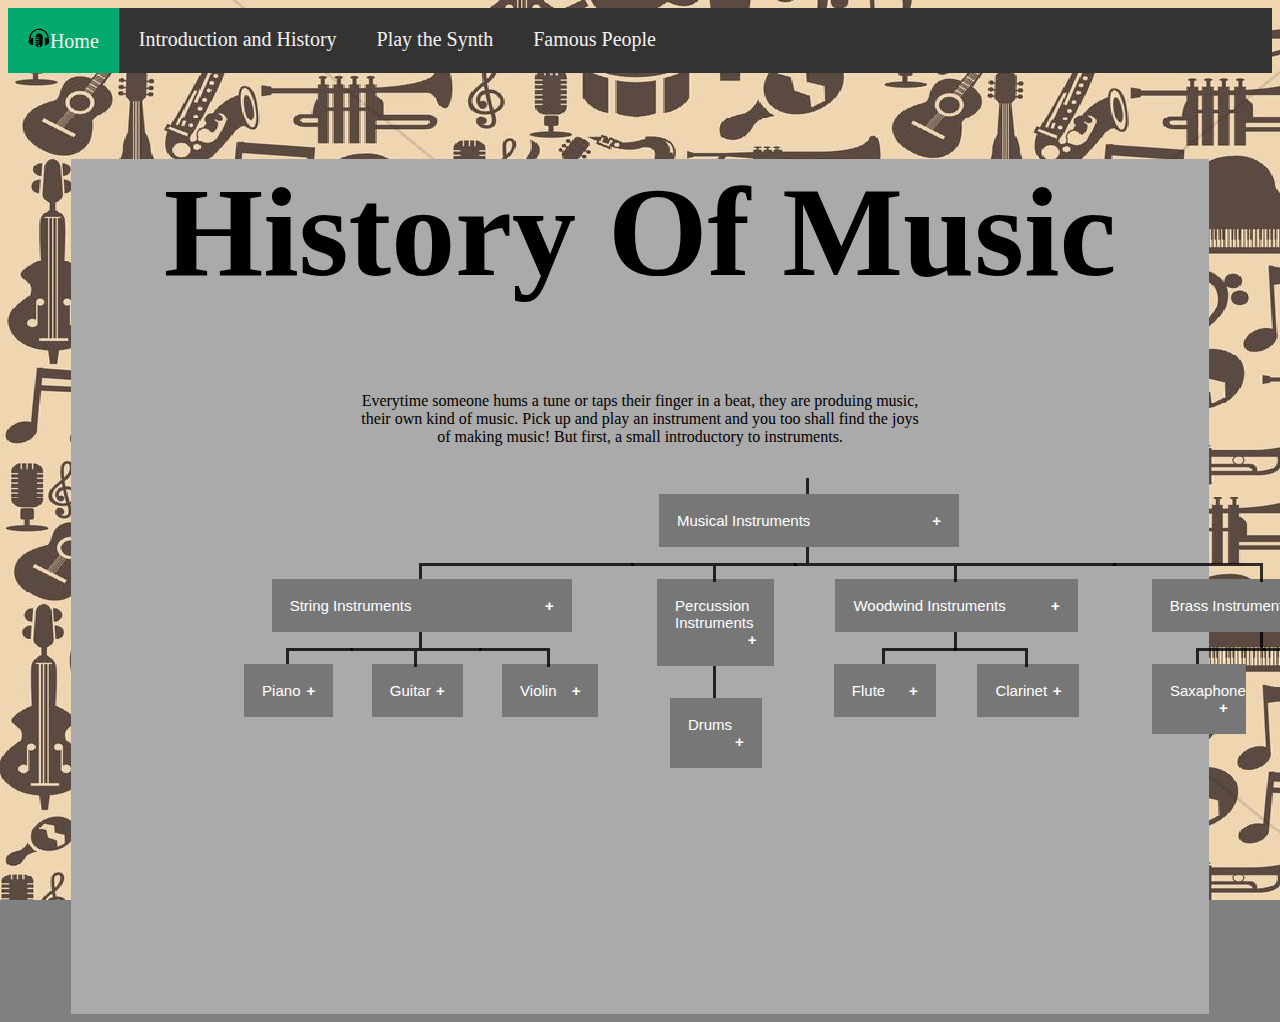
<file: index.html>
<!DOCTYPE html>
<html lang="en">

<head>
    <title>Home Page</title>
    <meta charset="utf-8">
    <meta name="viewport" content="width=device-width, initial-scale=1">
    <script src="JS/script.js" defer></script>
    <link rel="stylesheet" href="CSS/StyleSheet.css">

    <!-- background -->
</head>

<body>
    <!-- nav bar here -->
    <div class="topnav" id="myTopnav">
        <a href="index.html" class="active">
            <img src="Assets/Image/Logo.png" alt="Logo" style="height: 20px">Home
        </a>
        <a href="history.html">Introduction and History</a>
        <a href="synth.html">Play the Synth</a>
        <a href="people.html">Famous People</a>
        <a href="javascript:void(0);" class="icon" onclick="ShowTopNav()">&#9834;</a>
    </div>

    <!-- banner and introduction -->

    <div class="textbox">
        <h1 style="text-align: center; font-size: 8em;">History Of Music</h1>
        <p style="text-align: center; width: 50%; margin: auto;">
            Everytime someone hums a tune or taps their finger in a beat, they are produing music, their own kind of
            music. Pick up and play an instrument and you too shall find the joys of making music! But first, a small
            introductory to instruments.
        </p>

        <div class="tree-diagram">
            <ul>
                <li>
                    <!-- First Node -->
                    <button class="collapsible">Musical Instruments</button>
                    <div class="collapsecontent">
                        <p><a href="https://en.wikipedia.org/wiki/Musical_instrument" target="_blank">Musical
                                Instruments</a> are instruments made to produce tones by vibrating the air. Used in
                            rituals
                            to signals, cultures began developing compositions and performances of melodies for
                            entertainment. There are 4 main branches of musical instruments: String, Percussion,
                            Woodwind,
                            Brass.
                        </p>
                    </div>

                    <ul>
                        <li>
                            <!-- string instruments -->
                            <button class="collapsible">String Instruments</button>
                            <div class="collapsecontent">
                                <p><a href="https://en.wikipedia.org/wiki/String_instrument" target="_blank">String
                                        Instruments</a> produce sound from vibrating string when a performer plucks,
                                    strums,
                                    hit or rubs the string. Famous examples include harps(plucking), guitars(strumming),
                                    piano(hitting) and violin(rubbing). There are 4 main categories of string
                                    instruments:
                                    zithers, lutes, lyres and harps.
                                </p>
                            </div>

                            <!-- Sub items -->
                            <ul>
                                <li>
                                    <button class="collapsible">Piano</button>
                                    <div class="collapsecontent">
                                        <p>The <a href="https://en.wikipedia.org/wiki/Piano" target="_blank">Piano</a>
                                            is a
                                            stringed keyboard instrument in which the strings are struk by wooden
                                            hammers.
                                            Pressing the keys on the keyboard strikes a hammer upon the strings. It was
                                            invented in Italy by <a
                                                href="https://en.wikipedia.org/wiki/Bartolomeo_Cristofori"
                                                target="_blank">Bartolomeo Cristofori</a> in the 1700s.
                                        </p>
                                    </div>
                                </li>
                                <li>
                                    <button class="collapsible">Guitar</button>
                                    <div class="collapsecontent">
                                        <p>The <a href="https://en.wikipedia.org/wiki/Piano" target="_blank">Guitar</a>
                                            is a
                                            fretted musical instrument that has 6 strings. Strumming or plucking the
                                            strings
                                            will vibrate the air around the strings, leading into a hollow within the
                                            instrument's wooden body. The hollow acts as a resonant amplifier to project
                                            the
                                            tone further. Pressing against the frets will change the tension of the
                                            string,
                                            thus changing the pitch. Use of strumming increases the number of unique
                                            chords
                                            available.
                                        </p>
                                    </div>
                                </li>
                                <li>
                                    <button class="collapsible">Violin</button>
                                    <div class="collapsecontent">
                                        <p>The <a href="https://en.wikipedia.org/wiki/Piano" target="_blank">Violin</a>
                                            was
                                            used to be known as the "fiddle", usually accompanied with a bow to rub the
                                            string with. The bow's strings are coated with rosin, a specific like of
                                            resin,
                                            or tree sap. It increases the friction between bow and string, ths properly
                                            producing sound when played.
                                        </p>
                                    </div>
                                </li>
                            </ul>
                        </li>
                        <li>
                            <!-- percussion instruments -->
                            <button class="collapsible">Percussion Instruments</button>
                            <div class="collapsecontent">
                                <p><a href="https://en.wikipedia.org/wiki/Percussion_instrument"
                                        target="_blank">Percussion
                                        Instruments</a> are played via striking, scraping or rubbing. It is believed to
                                    be
                                    one of the oldest musical family, apart from human voices. Apart from physical
                                    instruments, body percussion can also be used via percussive techniques on certain
                                    parts
                                    of the human body. Percussion instruments are most commonly divided into 2 classes:
                                    <a href="https://en.wikipedia.org/wiki/Pitched_percussion_instrument"
                                        target="_blank">pitched percussion</a> instruments or <a
                                        href="https://en.wikipedia.org/wiki/Unpitched_percussion_instrument"
                                        target="_blank">unpitched percussion</a> instruments.
                                </p>
                            </div>

                            <!-- Sub items -->
                            <ul>
                                <li>
                                    <button class="collapsible">Drums</button>
                                    <div class="collapsecontent">
                                        <p><a href="https://en.wikipedia.org/wiki/Drum" target="_blank">Drums</a>
                                            consist of
                                            at least 1 membrane stretched over a shell and struck, either with hands or
                                            a
                                            mallet. The skin vibrates quickly due to the tension, resulting in echoes
                                            within
                                            the shell. This makes the drum both easy to produce, as well as a louder
                                            sound
                                            with less complexity. This is one of the reasons why drums are the world's
                                            oldest and most ubiquitous musical instruments, and the basic design has
                                            remained virtually unchanged for thousands of years.
                                        </p>
                                    </div>

                                </li>
                            </ul>
                        </li>
                        <li>
                            <!-- woodwind instruments -->
                            <button class="collapsible">Woodwind Instruments</button>
                            <div class="collapsecontent">
                                <p><a href="https://en.wikipedia.org/wiki/Woodwind_instrument" target="_blank">Woodwind
                                        Instruments</a> emcompasses the general wind instruments, inclusive of the
                                    flutes and reed instruments. Despite the name, a woodwind can be made from a variety
                                    of materials, not just wood. Common exmaples such as gold, platinum, brass or silver
                                    are also used.
                                </p>
                            </div>

                            <!-- Sub items -->
                            <ul>
                                <li>
                                    <button class="collapsible">Flute</button>
                                    <div class="collapsecontent">
                                        <p>The <a href="https://en.wikipedia.org/wiki/Flute" target="_blank">flute</a>
                                            is a family of classical music instrument. It is played by blowing into its
                                            mouth piece, then pressing systematically on open holes, as to block off
                                            valves. This forces the air to travel through specific holes, thus making
                                            tones. It does not have a reed and thus is considered easier to learn.
                                            Nearly every major country has its own version of the flute, most likely due
                                            to how easy it is to make.
                                        </p>
                                    </div>
                                </li>
                                <li>
                                    <button class="collapsible">Clarinet</button>
                                    <div class="collapsecontent">
                                        <p>The <a href="https://en.wikipedia.org/wiki/Woodwind_instrument"
                                                target="_blank">clarinet</a> is a type of single-reed woodwind
                                            instrument. Blowing into the mouthpiece directs air through a reed,
                                            vibrating it. Further improvements have been made to include valves and
                                            pistons, directing air to specific areas, thus changing the harmonics.
                                        </p>
                                    </div>
                                </li>
                            </ul>
                        </li>
                        <li>
                            <!-- brass instruments -->
                            <button class="collapsible">Brass Instruments</button>
                            <div class="collapsecontent">
                                <p><a href="https://en.wikipedia.org/wiki/Musical_instrument" target="_blank">Brass
                                        Instruments</a> are a subset of wind instruments, usually made of brass for its
                                    cheap, yet acoustic properties. By removing the reed and flute portion of the
                                    mechanics, players are required to resonate with the instrument via their lips,
                                    called:"Sympathetic vibration of air in a tubular resonator". A variety of slides,
                                    valves, crooks and keys are used to change vibratory length of tubing, changing the
                                    harmonics of the instrument. Skilled players are able to forgo most steps, and rely
                                    on lip tension and air flow to select specific tones with the same settings.
                                </p>
                            </div>

                            <!-- Sub items -->
                            <ul>
                                <li>
                                    <button class="collapsible">Saxaphone</button>
                                    <div class="collapsecontent">
                                        <p>The <a href="https://en.wikipedia.org/wiki/Saxophone"
                                                target="_blank">saxaphone</a> is basically the same as the clarinet,
                                            except for the larger size and complexity of the components, resulting in a
                                            richer and more dynamic sound, albeit requiring more skill.
                                        </p>
                                    </div>
                                </li>
                                <li>
                                    <button class="collapsible">Trumpet</button>
                                    <div class="collapsecontent">
                                        <p>The <a href="https://en.wikipedia.org/wiki/Trumpet"
                                                target="_blank">trumpet</a> was historically used as signalling devices
                                            during battle or hunts, being able to signal 3 keys and thus 7 unique tones
                                            over long distances. Playing the trumpet involves blowing into the
                                            mouthpiece and then pressing keys. It has been popularized in orchestras,
                                            bands and the jazz and pop genres.
                                        </p>
                                    </div>
                                </li>
                            </ul>
                        </li>
                    </ul>

                </li>


            </ul>

        </div>
    </div>

</body>


</html>
</file>
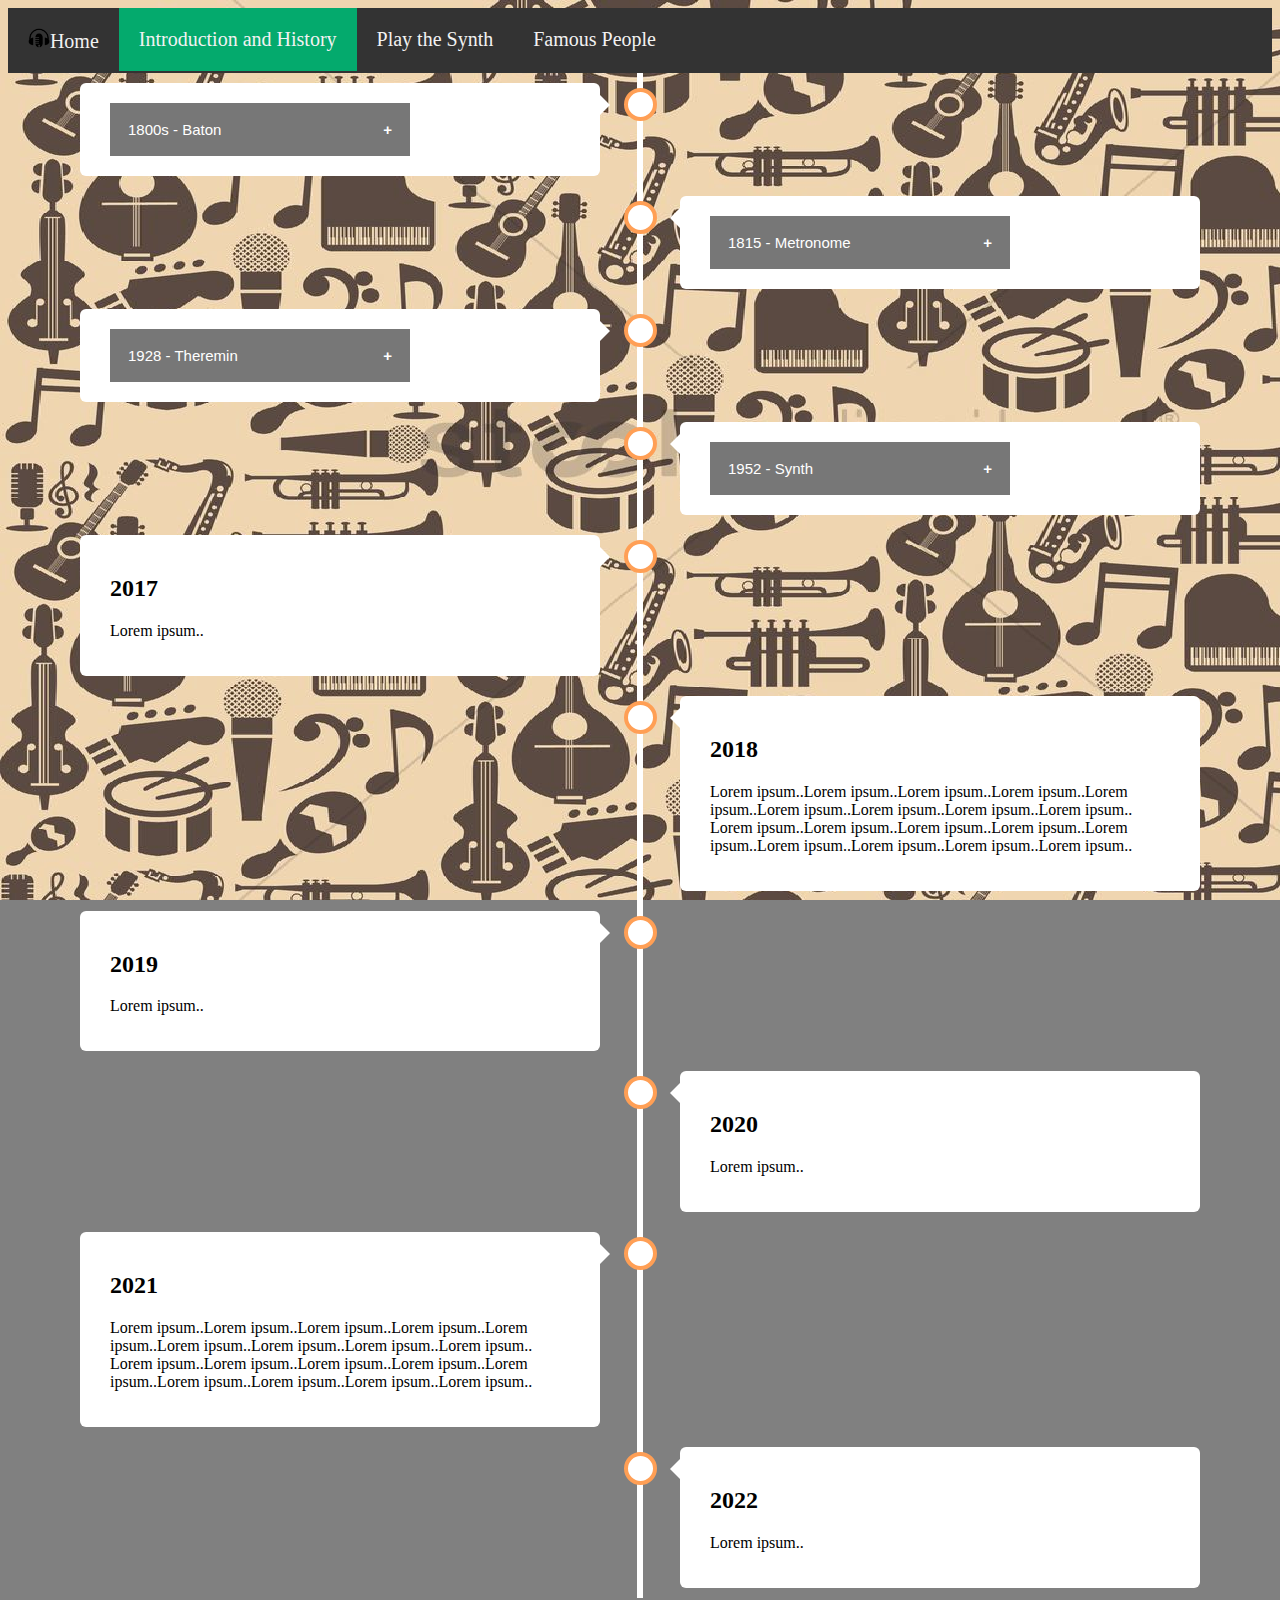
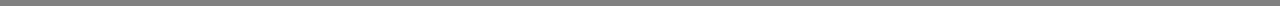
<file: history.html>
<!DOCTYPE html>
<html lang="en">

<head>
    <title>Introduction to music and instruments</title>
    <meta charset="utf-8">
    <meta name="viewport" content="width=device-width, initial-scale=1">
    <script src="JS/script.js" defer></script>
    <link rel="stylesheet" href="CSS/StyleSheet.css">

    <!-- background -->
</head>

<body>
    <!-- text wall with collapsable "chapters" -->
    <!-- some areas has flip cards for the composers -->
    <!-- card increases in size and displays the information of the person -->
    <!-- picture of old people and composers in their era -->
    <!-- invention of certain instruments: theremin -->
    <!-- nav bar here -->
    <div class="topnav" id="myTopnav">
        <a href="index.html">
            <img src="Assets/Image/Logo.png" alt="Logo" style="height: 20px">Home
        </a>
        <a href="history.html" class="active">Introduction and History</a>
        <a href="synth.html">Play the Synth</a>
        <a href="people.html">Famous People</a>
        <a href="javascript:void(0);" class="icon" onclick="ShowTopNav()">&#9834;</a>
    </div>

    <button onclick="topFunction()" id="topBtn" title="Go to top">Top</button>

    <div class="timeline">

        <div class="container left">
            <div class="content">
                <button class="collapsible">1800s - Baton</button>
                <div class="collapsecontent">
                    <p>The <a href="https://en.wikipedia.org/wiki/Baton_(conducting)" target="_blank">baton</a> is a
                        stick used by conductors, primarily to enlarge and enchance the manual and bodily movement
                        associated with directing an ensemble of musicians. Before popularity, conductors used violin
                        bows or rolled paper, branches even, in place of the baton.
                    </p>
                </div>
            </div>
        </div>

        <div class="container right">
            <div class="content">
                <button class="collapsible">1815 - Metronome</button>
                <div class="collapsecontent">
                    <p>The <a href="https://en.wikipedia.org/wiki/Metronome" target="_blank">Metronome</a> (/μέτρον/ and
                        /νομός/ from ancient Greek, meaning measure and melody respectively) is a device that produces
                        an audible click at regular intervals called BPM, beats per minute. Musicians use the device to
                        practise playing to a regular pulse. In 1815, German inventor <a
                            href="https://en.wikipedia.org/wiki/Johann_Nepomuk_Maelzel" target="_blank">Johann
                            Maelzel</a> patented a mechanical, wind-up metronome as a tool for musicians. Despite
                        accuracy and conformity to composed pieces, some musicians criticize the use of a metronome as
                        musically expressive performances do not align exactly with a metronome's click. This is usually
                        a tool meant to train and introduce novice musicians into the art.
                    </p>
                </div>
            </div>
        </div>

        <div class="container left">
            <div class="content">
                <button class="collapsible">1928 - Theremin</button>
                <div class="collapsecontent">
                    <p>The <a href="https://en.wikipedia.org/wiki/Theremin" target="_blank">theremin</a> (/'θɛrəmin/;
                        originally knownv as the ætherphone/etherphone, thereminophone[2] or termenvox/thereminvox) is
                        an electronic musical instrument controlled without physical contact by the performer (who is
                        known as athereminist). It is named after its inventor, <a
                            href="https://en.wikipedia.org/wiki/Leon_Theremin" target="_blank">Leon Theremin</a>, who
                        patented the device in 1928.
                    </p>
                </div>
            </div>
        </div>

        <div class="container right">
            <div class="content">
                <button class="collapsible">1952 - Synth</button>
                <div class="collapsecontent">
                    <p>The <a href="https://en.wikipedia.org/wiki/Synthesizer" target="_blank">synth</a>, or
                        Synthesizer, is an electronic musical instrument that generates audio signals, creating sound
                        through waveforms. The first Synthesizer was created by <a
                            href="https://en.wikipedia.org/wiki/Harry_F._Olson" target="_blank">Harry Olson</a> and
                        Herbert Belar in 1952. Although first successes were ground breaking towards use of sampling in
                        rock music, popularity only begun when more had access to electricity and further improvements
                        to the hardware. By the late 1960s, contemporar composers used models made by <a
                            href="https://en.wikipedia.org/wiki/Robert_Moog" target="_blank">Robert Moog</a>.
                    </p>
                </div>
            </div>
        </div>
        <div class="container left">
            <div class="content">
                <h2>2017</h2>
                <p>Lorem ipsum..</p>
            </div>
        </div>
        <div class="container right">
            <div class="content">
                <h2>2018</h2>
                <p>Lorem ipsum..Lorem ipsum..Lorem ipsum..Lorem ipsum..Lorem ipsum..Lorem ipsum..Lorem ipsum..Lorem
                    ipsum..Lorem ipsum..
                    Lorem ipsum..Lorem ipsum..Lorem ipsum..Lorem ipsum..Lorem ipsum..Lorem ipsum..Lorem ipsum..Lorem
                    ipsum..Lorem ipsum..</p>
            </div>
        </div>
        <div class="container left">
            <div class="content">
                <h2>2019</h2>
                <p>Lorem ipsum..</p>
            </div>
        </div>
        <div class="container right">
            <div class="content">
                <h2>2020</h2>
                <p>Lorem ipsum..</p>
            </div>
        </div>
        <div class="container left">
            <div class="content">
                <h2>2021</h2>
                <p>Lorem ipsum..Lorem ipsum..Lorem ipsum..Lorem ipsum..Lorem ipsum..Lorem ipsum..Lorem ipsum..Lorem
                    ipsum..Lorem ipsum..
                    Lorem ipsum..Lorem ipsum..Lorem ipsum..Lorem ipsum..Lorem ipsum..Lorem ipsum..Lorem ipsum..Lorem
                    ipsum..Lorem ipsum..</p>
            </div>
        </div>
        <div class="container right">
            <div class="content">
                <h2>2022</h2>
                <p>Lorem ipsum..</p>
            </div>
        </div>
    </div>
</body>


</html>
</file>
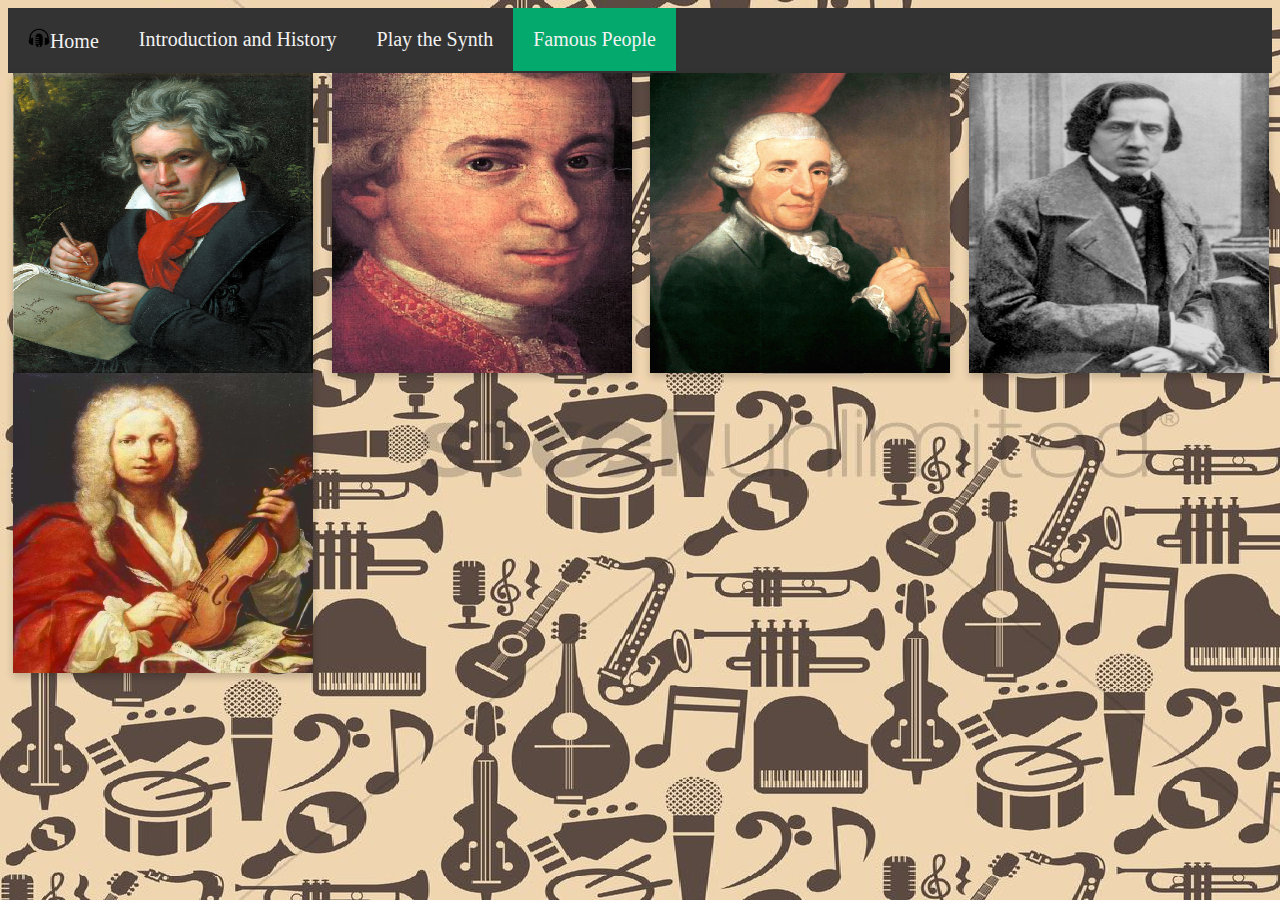
<file: people.html>
<!DOCTYPE html>
<html lang="en">

<head>
    <title>Famous People</title>
    <meta charset="utf-8">
    <meta name="viewport" content="width=device-width, initial-scale=1">
    <script src="JS/script.js" defer></script>
    <link rel="stylesheet" href="CSS/StyleSheet.css">
</head>

<body>
    <!-- grid like cards with famous people -->
    <!-- nav bar here -->
    <div class="topnav" id="myTopnav">
        <a href="index.html">
            <img src="Assets/Image/Logo.png" alt="Logo" style="height: 20px">Home
        </a>
        <a href="history.html">Introduction and History</a>
        <a href="synth.html">Play the Synth</a>
        <a href="people.html" class="active">Famous People</a>
        <a href="javascript:void(0);" class="icon" onclick="ShowTopNav()">&#9834;</a>
    </div>

    <div class="row">

        <div class="column">
            <a href="https://en.wikipedia.org/wiki/Ludwig_van_Beethoven" target="_blank">
                <div class="flip-card">
                    <div class="flip-card-inner">
                        <div class="flip-card-front">
                            <img src="Assets/Image/beethoven.png" alt="beethoven" style="width:300px;height:300px;">
                        </div>
                        <div class="flip-card-back">
                            <h1>Ludwig van Beethoven</h1>
                            <p>17/12/1770-26/3/1827</p>
                            <p>Classical-Romantic</p>
                            <p>Deaf German Composer, pretty cool guy</p>
                            <p>click me to learn more</p>
                        </div>
                    </div>
                </div>
            </a>
        </div>

        <div class="column">
            <a href="https://en.wikipedia.org/wiki/Wolfgang_Amadeus_Mozart" target="_blank">
                <div class="flip-card">
                    <div class="flip-card-inner">
                        <div class="flip-card-front">
                            <img src="Assets/Image/mozart.png" alt="mozart" style="width:300px;height:300px;">
                        </div>
                        <div class="flip-card-back">
                            <h1>Wolfgang Amadeus Mozart</h1>
                            <p>27/1/1756-5/12/1791</p>
                            <p>Classical</p>
                            <p>Pretty influencial classical composer, died young tho</p>
                            <p>click me to learn more</p>
                        </div>
                    </div>
                </div>
            </a>
        </div>

        <div class="column">
            <a href="https://en.wikipedia.org/wiki/Joseph_Haydn" target="_blank">
                <div class="flip-card">
                    <div class="flip-card-inner">
                        <div class="flip-card-front">
                            <img src="Assets/Image/haydn.png" alt="haydn" style="width:300px;height:300px;">
                        </div>
                        <div class="flip-card-back">
                            <h1>Joseph Haydn</h1>
                            <p>31/3/1732-31/5/1809</p>
                            <p>Classical</p>
                            <p>Did alot of strings and symphonies, mentored both Mozart and Beethoven</p>
                            <p>click me to learn more</p>
                        </div>
                    </div>
                </div>
            </a>
        </div>

        <div class="column">
            <a href="https://en.wikipedia.org/wiki/Fr%C3%A9d%C3%A9ric_Chopin" target="_blank">
                <div class="flip-card">
                    <div class="flip-card-inner">
                        <div class="flip-card-front">
                            <img src="Assets/Image/chopin.png" alt="chopin" style="width:300px;height:300px;">
                        </div>
                        <div class="flip-card-back">
                            <h1>Frédéric Chopin</h1>
                            <p>1/3/1810-17/10/1849</p>
                            <p>Romantic</p>
                            <p>Did like only piano, 1 trick pony. also died young lol</p>
                            <p>click me to learn more</p>
                        </div>
                    </div>
                </div>
            </a>
        </div>

        <div class="column">
            <a href="https://en.wikipedia.org/wiki/Antonio_Vivaldi" target="_blank">
                <div class="flip-card">
                    <div class="flip-card-inner">
                        <div class="flip-card-front">
                            <img src="Assets/Image/vivaldi.png" alt="vivaldi" style="width:300px;height:300px;">
                        </div>
                        <div class="flip-card-back">
                            <h1>Antonio Lucio Vivaldi</h1>
                            <p>4/3/1678-28/7/1741</p>
                            <p>Baroque</p>
                            <p>Italian pianist and composer, did quite abit of concertoes and operas</p>
                            <p>click me to learn more</p>
                        </div>
                    </div>
                </div>
            </a>
        </div>

    </div>
</body>


</html>
</file>
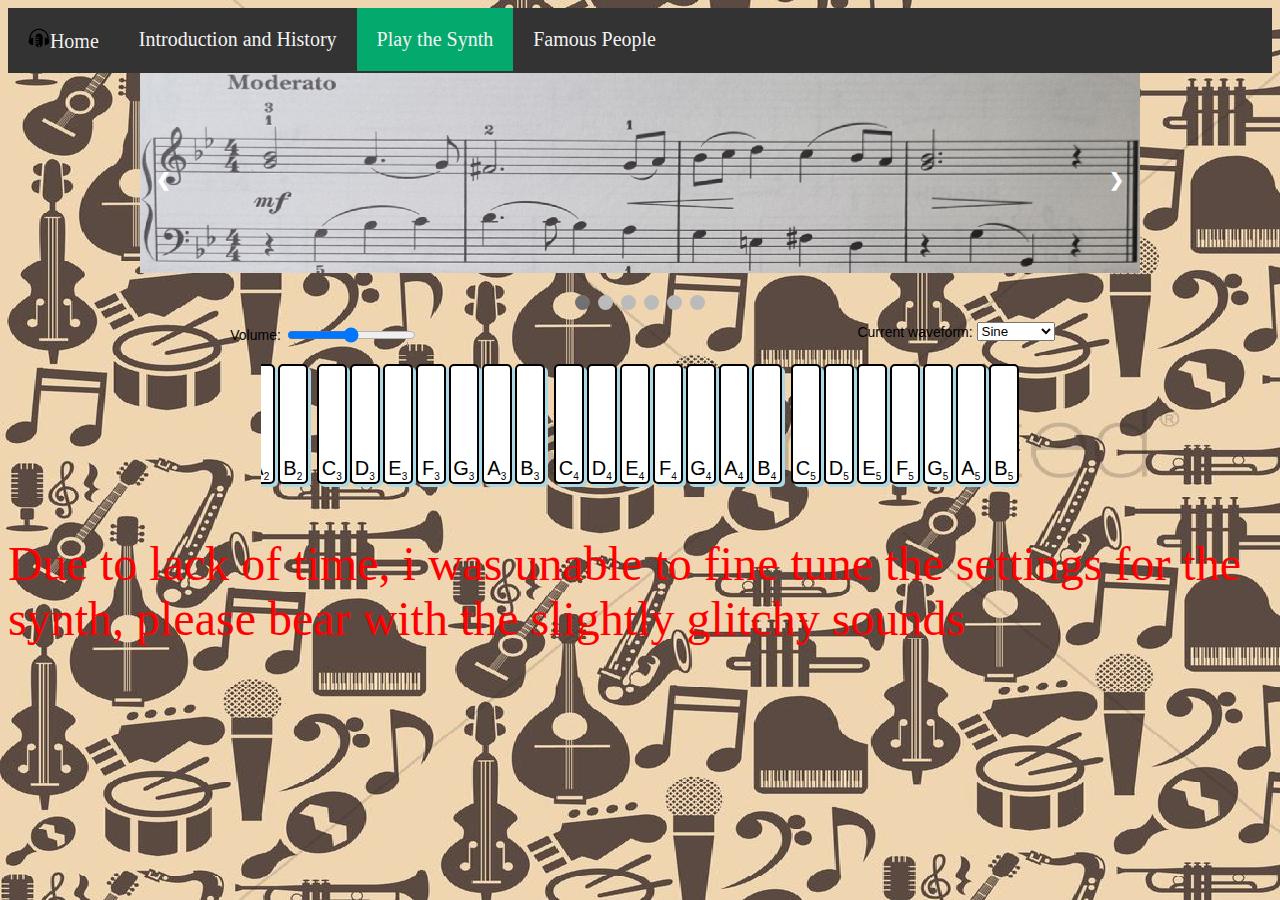
<file: synth.html>
<!DOCTYPE html>
<html lang="en">

<head>
    <title>Play the Synth</title>
    <meta charset="utf-8">
    <meta name="viewport" content="width=device-width, initial-scale=1">
    <script src="JS/script.js" defer></script>
    <link rel="stylesheet" href="CSS/StyleSheet.css">

    <!-- background -->
</head>

<body>
    <!-- play the piano -->
    <!-- nav bar here -->
    <div class="topnav" id="myTopnav">
        <a href="index.html">
            <img src="Assets/Image/Logo.png" alt="Logo" style="height: 20px">Home
        </a>
        <a href="history.html">Introduction and History</a>
        <a href="synth.html" class="active">Play the Synth</a>
        <a href="people.html">Famous People</a>
        <a href="javascript:void(0);" class="icon" onclick="ShowTopNav()">&#9834;</a>
    </div>

    <div class="slideshow-container">
        <div class="mySlides fade">
            <img src="Assets/Image/slide_1.png" alt="score" style="width: 100%">
        </div>
        <div class="mySlides fade">
            <img src="Assets/Image/slide_2.png" alt="score" style="width: 100%">
        </div>
        <div class="mySlides fade">
            <img src="Assets/Image/slide_3.png" alt="score" style="width: 100%">
        </div>
        <div class="mySlides fade">
            <img src="Assets/Image/slide_4.png" alt="score" style="width: 100%">
        </div>
        <div class="mySlides fade">
            <img src="Assets/Image/slide_5.png" alt="score" style="width: 100%">
        </div>
        <div class="mySlides fade">
            <img src="Assets/Image/slide_6.png" alt="score" style="width: 100%">
        </div>

        <a class="prev" onclick="plusSlides(-1)">❮</a>
        <a class="next" onclick="plusSlides(1)">❯</a>

    </div>
    <br>

    <div style="text-align:center">
        <span class="dot" onclick="currentSlide(1)"></span>
        <span class="dot" onclick="currentSlide(2)"></span>
        <span class="dot" onclick="currentSlide(3)"></span>
        <span class="dot" onclick="currentSlide(4)"></span>
        <span class="dot" onclick="currentSlide(5)"></span>
        <span class="dot" onclick="currentSlide(6)"></span>
    </div>


    <div class="settingsBar">
        <div class="leftSettings">
            <span>Volume: </span>
            <input type="range" min="0.0" max="10.0" step="0.1" value="5.0" list="volumes" name="volume">
            <datalist id="volumes">
                <option value="0.0" label="Mute">
                <option value="10.0" label="100%">
            </datalist>
        </div>

        <div class="rightSettings">
            <span>Current waveform: </span>
            <select name="waveform">
                <option value="sine" selected>Sine</option>
                <option value="square">Square</option>
                <option value="sawtooth">Sawtooth</option>
                <option value="triangle">Triangle</option>
                <option value="custom">Custom</option>
            </select>
        </div>
    </div>

    <div class="synth">
        <div class="keyboard"></div>
    </div>

    <div>
        <p style="font-size: 3em;color:red">
            Due to lack of time, i was unable to fine tune the settings for the synth, please bear with the slightly
            glitchy sounds
        </p>
    </div>
</body>


</html>
</file>
<file: CSS/StyleSheet.css>
html {
    scroll-behavior: smooth;
}

body {
    background-color: gray;
    background-image: url('../Assets/Image/background.png');
    background-repeat: no-repeat;
    background-attachment: fixed;
    background-size: cover;
}

/* COLORS and FONTS */

header {
    background: orangered;
}

main {
    background: darkslateblue;
}

aside {
    background: dodgerblue;
}

footer {
    background: deeppink;
}

.container {
    display: flex;
    flex-direction: column;
}

.textbox {
    background-color: #aaa;
    margin: 0% 5% 0% 5%;
    min-height: 95vh;
    display: block;
}

@media screen and (max-width: 540px) {
    /* mobile phone */
}

@media screen and (max-width: 720px) {
    /* tablet */
}

@media screen and (max-width: 1440px) {
    /* laptop/computer */
}


.topnav {
    /* color of the nav bar's background */
    overflow: hidden;
    background-color: #333;
    /* position: fixed;*/
    top: 1%;
    left: 1%;
    right: 1%;
}

.topnav a {
    /* color of the text in the nav bar */
    float: left;
    display: block;
    color: #f2f2f2;
    text-align: center;
    padding: 20px 20px;
    text-decoration: none;
    font-size: 20px;
}

.topnav a.active,
.active {
    /* when the tab is selected */
    background-color: #04AA6D;
    color: #f2f2f2;
}

.topnav .icon {
    display: none;
}

.dropdown {
    float: left;
    overflow: hidden;
}

.dropdown .dropbtn {
    border: none;
    outline: none;
    color: white;
    padding: 20px 20px;
    background-color: inherit;
    font-family: inherit;
    margin: 0;
    font-size: 20px;
}

.dropdown-content {
    display: none;
    position: absolute;
    background-color: #f9f9f9;
    min-width: 160px;
    box-shadow: 0px 8px 16px 0px rgba(0, 0, 0, 0.2);
    z-index: 1;
}

.dropdown-content a {
    float: none;
    color: black;
    padding: 12px 16px;
    text-decoration: none;
    display: block;
    text-align: left;
}

.topnav a:hover,
.dropdown:hover .dropbtn {
    background-color: #555;
}

.dropdown-content a:hover {
    background-color: #ddd;
    color: black;
}

.dropdown:hover .dropdown-content {
    display: block;
}

@media screen and (max-width: 540px) {

    .topnav a:not(:first-child),
    .dropdown .dropbtn {
        display: none;
    }

    .topnav a.icon {
        float: right;
        display: block;
    }

    .topnav.responsive {
        position: relative;
    }

    .topnav.responsive .icon {
        position: absolute;
        right: 0;
        top: 0;
    }

    .topnav.responsive a {
        float: none;
        display: block;
        text-align: left;
    }

    .topnav.responsive .dropdown {
        float: none;
    }

    .topnav.responsive .dropdown-content {
        position: relative;
    }

    .topnav.responsive .dropdown .dropbtn {
        display: block;
        width: 100%;
        text-align: left;
    }
}

/* tree diagram for instrument types */
.tree-diagram {
    width: 80%;
    margin: auto;
}

.tree-diagram ul {
    display: flex;
    position: relative;

    /* Reset */
    list-style-type: none;
    padding: 1rem 0.5rem 0rem 0.5rem;
}

.tree-diagram ul ul::before {
    border-right: 3px solid rgba(0, 0, 0, 0.8);
    content: '';

    /* Position */
    position: absolute;
    top: 0;
    right: 50%;

    /* Size */
    height: 1rem;
    width: 50%;
}

.tree-diagram li {
    padding: 1rem 0.5rem 0rem 0.5rem;
    position: relative;

    /* Center the content */
    align-items: center;
    display: flex;
    flex-direction: column;
}

.tree-diagram li::before {
    border-right: 3px solid rgba(0, 0, 0, 0.8);
    border-top: 3px solid rgba(0, 0, 0, 0.8);
    content: '';

    /* Position */
    position: absolute;
    top: 0;
    right: 50%;

    /* Size */
    height: 1rem;
    width: 50%;
}

.tree-diagram li::after {
    border-top: 3px solid rgba(0, 0, 0, 0.8);
    content: '';

    /* Position */
    position: absolute;
    top: 0;
    right: 0;

    /* Size */
    width: 50%;
}

.tree-diagram li:first-child::before,
.tree-diagram li:last-child::after {
    /* Remove the top of border from the first and last items */
    border-top: none;
}

/* Add a root item if you want */
li.tree-diagram__root::before {
    border-right: none;
}

/* timeline */

* {
    box-sizing: border-box;
}

/* The actual timeline (the vertical ruler) */
.timeline {
    position: relative;
    max-width: 1200px;
    margin: 0 auto;
}

/* The actual timeline (the vertical ruler) */
.timeline::after {
    content: '';
    position: absolute;
    width: 6px;
    background-color: white;
    top: 0;
    bottom: 0;
    left: 50%;
    margin-left: -3px;
}

/* Container around content */
.container {
    padding: 10px 40px;
    position: relative;
    background-color: inherit;
    width: 50%;
}

/* The circles on the timeline */
.container::after {
    content: '';
    position: absolute;
    width: 25px;
    height: 25px;
    right: -17px;
    background-color: white;
    border: 4px solid #FF9F55;
    top: 15px;
    border-radius: 50%;
    z-index: 1;
}

/* Place the container to the left */
.left {
    left: 0;
}

/* Add arrows to the left container (pointing right) */
.left::before {
    content: " ";
    height: 0;
    position: absolute;
    top: 22px;
    width: 0;
    z-index: 1;
    right: 30px;
    border: medium solid white;
    border-width: 10px 0 10px 10px;
    border-color: transparent transparent transparent white;
}

/* Place the container to the right */
.right {
    left: 50%;
}

/* Add arrows to the right container (pointing left) */
.right::before {
    content: " ";
    height: 0;
    position: absolute;
    top: 22px;
    width: 0;
    z-index: 1;
    left: 30px;
    border: medium solid white;
    border-width: 10px 10px 10px 0;
    border-color: transparent white transparent transparent;
}

/* Fix the circle for containers on the right side */
.right::after {
    left: -16px;
}

/* The actual content */
.timeline .content {
    padding: 20px 30px;
    background-color: white;
    position: relative;
    border-radius: 6px;
}

@media screen and (max-width: 540px) {

    /* Place the timelime to the left */
    .timeline::after {
        left: 31px;
    }

    /* Full-width containers */
    .container {
        width: 100%;
        padding-left: 70px;
        padding-right: 25px;
    }

    /* Make sure that all arrows are pointing leftwards */
    .container::before {
        left: 60px;
        border: medium solid white;
        border-width: 10px 10px 10px 0;
        border-color: transparent white transparent transparent;
    }

    /* Make sure all circles are at the same spot */
    .left::after,
    .right::after {
        left: 15px;
    }

    /* Make all right containers behave like the left ones */
    .right {
        left: 0%;
    }
}

.collapsible {
    background-color: #777;
    color: white;
    cursor: pointer;
    padding: 18px;
    width: 80%;
    max-width: 300px;
    transition: max-width 0.3s ease-out;
    border: none;
    text-align: left;
    outline: none;
    font-size: 15px;
}

.collapsible:hover {
    background-color: #555;
}

.collapsible.active {
    min-width: 300px;
}

.collapsible:after {
    content: '\002B';
    color: white;
    font-weight: bold;
    float: right;
    margin-left: 5px;
}

.collapsible.active:after {
    content: "\2212";
}

.collapsecontent {
    padding: 0 18px;
    width: 100%;
    max-width: 300px;
    max-height: 0;
    overflow: hidden;
    transition: max-height 0.3s ease-out;
    background-color: #f1f1f1;
}

#topBtn {
    display: none;
    position: fixed;
    bottom: 20px;
    right: 30px;
    z-index: 99;
    font-size: 18px;
    border: none;
    outline: none;
    background-color: #555;
    color: white;
    cursor: pointer;
    padding: 15px;
    border-radius: 4px;
}

.synth {
    overflow-x: scroll;
    width: 60%;
    white-space: nowrap;
    margin: auto;
    margin-top: auto;
}

.keyboard {
    width: auto;
    padding: 0;
    margin: 0;
}

@media screen and (max-width: 540px) {
    .synth {
        width: 90%;
    }
}

.key {
    cursor: pointer;
    font: 20px sans-serif;
    border: 2px solid black;
    border-radius: 5px;
    width: 30px;
    height: 120px;
    text-align: center;
    background-color: white;
    box-shadow: 3px 3px lightblue;
    display: inline-block;
    position: relative;
    margin-right: 3px;
    user-select: none;
    -moz-user-select: none;
    -webkit-user-select: none;
    -ms-user-select: none;
}

/* key name */
.key div {
    position: absolute;
    bottom: 0;
    text-align: center;
    width: 100%;
    pointer-events: none;
}

/* octave number */
.key div sub {
    font-size: 10px;
    pointer-events: none;
}

.key:hover {
    background-color: #ddd;
}

.key:active {
    background-color: #000;
    box-shadow: 3px 3px darkblue;
    color: #fff;
}

.octave {
    display: inline;
    padding: 0 6px 0 0;
}

.settingsBar {
    padding-top: 8px;
    font: 14px sans-serif;
    position: relative;
    vertical-align: middle;
    width: 100%;
    height: 50px;
}

.leftSettings {
    width: 50%;
    position: absolute;
    left: 0;
    display: table-cell;
    vertical-align: middle;
    text-align: center;
}

.leftSettings span,
.leftSettings input {
    vertical-align: middle;
}

.rightSettings {
    width: 50%;
    position: absolute;
    right: 0;
    display: table-cell;
    vertical-align: middle;
    text-align: center;
}

.rightSettings span {
    vertical-align: middle;
}

.rightSettings input {
    vertical-align: baseline;
}

/* slideshow scores */
.slideshow-container {
    max-width: 1000px;
    position: relative;
    margin: auto;
}

/* Next & previous buttons */
.prev,
.next {
    cursor: pointer;
    position: absolute;
    top: 50%;
    width: auto;
    padding: 16px;
    margin-top: -22px;
    color: white;
    font-weight: bold;
    font-size: 18px;
    transition: 0.6s ease;
    border-radius: 0 3px 3px 0;
    user-select: none;
}

/* Position the "next button" to the right */
.next {
    right: 0;
    border-radius: 3px 0 0 3px;
}

/* On hover, add a black background color with a little bit see-through */
.prev:hover,
.next:hover {
    background-color: rgba(0, 0, 0, 0.8);
}

/* The dots/bullets/indicators */
.dot {
    cursor: pointer;
    height: 15px;
    width: 15px;
    margin: 0 2px;
    background-color: #bbb;
    border-radius: 50%;
    display: inline-block;
    transition: background-color 0.6s ease;
}

.active,
.dot:hover {
    background-color: #717171;
}

/* Fading animation */
.fade {
    animation-name: fade;
    animation-duration: 1.5s;
}

@keyframes fade {
    from {
        opacity: .4
    }

    to {
        opacity: 1
    }
}

/* On smaller screens, decrease text size */
@media screen and (max-width: 540px) {

    .prev,
    .next,
    .text {
        font-size: 11px
    }
}


/* flip card for famous people, based on harry potter's magic cards */
.flip-card {
    background-color: transparent;
    width: 300px;
    height: 300px;
    perspective: 1000px;
}

.flip-card-inner {
    position: relative;
    width: 100%;
    height: 100%;
    text-align: center;
    transition: transform 0.6s;
    transform-style: preserve-3d;
    box-shadow: 0 4px 8px 0 rgba(0, 0, 0, 0.2);
}

.flip-card:hover .flip-card-inner {
    transform: rotateY(180deg);
}

.flip-card-front,
.flip-card-back {
    position: absolute;
    width: 100%;
    height: 100%;
    margin: auto;
    -webkit-backface-visibility: hidden;
    backface-visibility: hidden;
}

.flip-card-front {
    background-color: #bbb;
    color: black;
}

.flip-card-back {
    background-color: #2980b9;
    color: white;
    transform: rotateY(180deg);
}

.column {
    float: left;
    width: 25%;
    padding: 0 10px;
}

/* Remove extra left and right margins, due to padding */
.row {
    margin: 0 -5px;
}

/* Clear floats after the columns */
.row:after {
    content: "";
    display: table;
    clear: both;
}

/* Responsive columns */
@media screen and (max-width: 540px) {
    .column {
        width: 100%;
        display: block;
        margin-bottom: 20px;
    }
}
</file>
